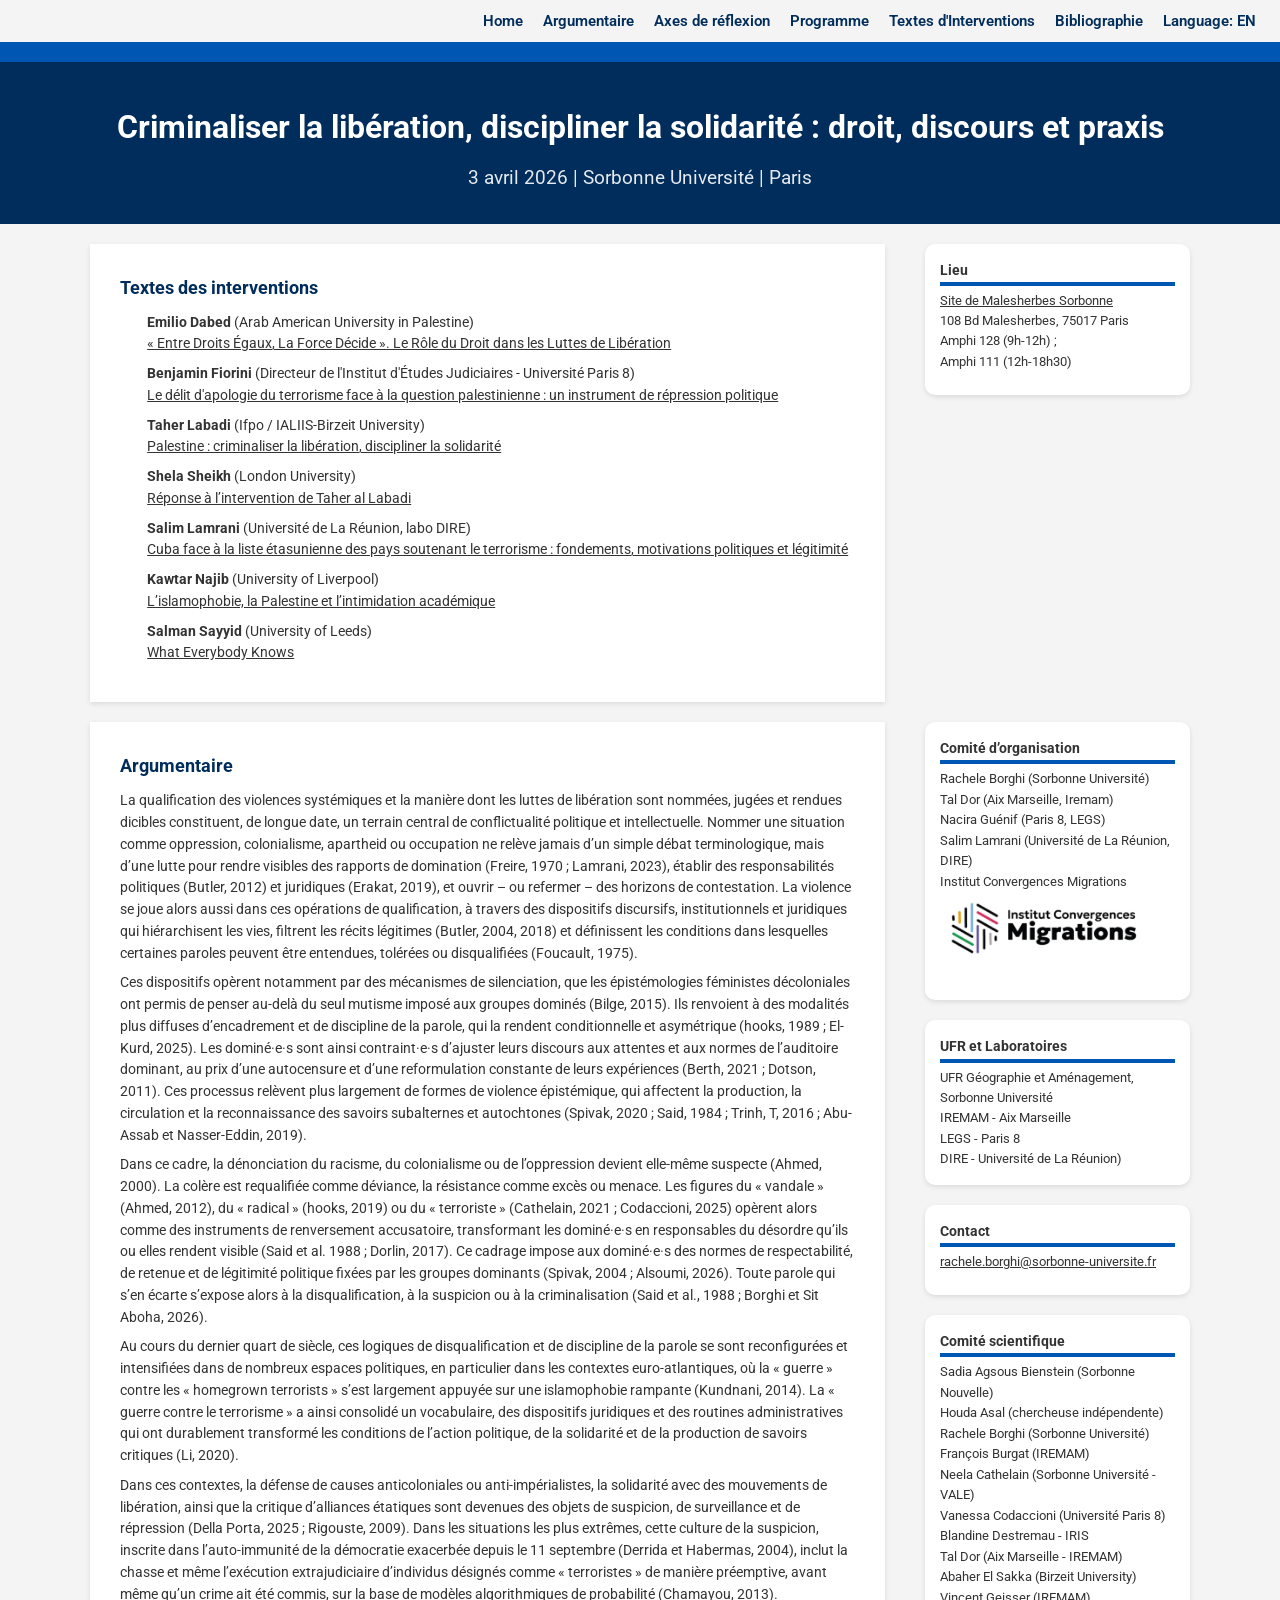
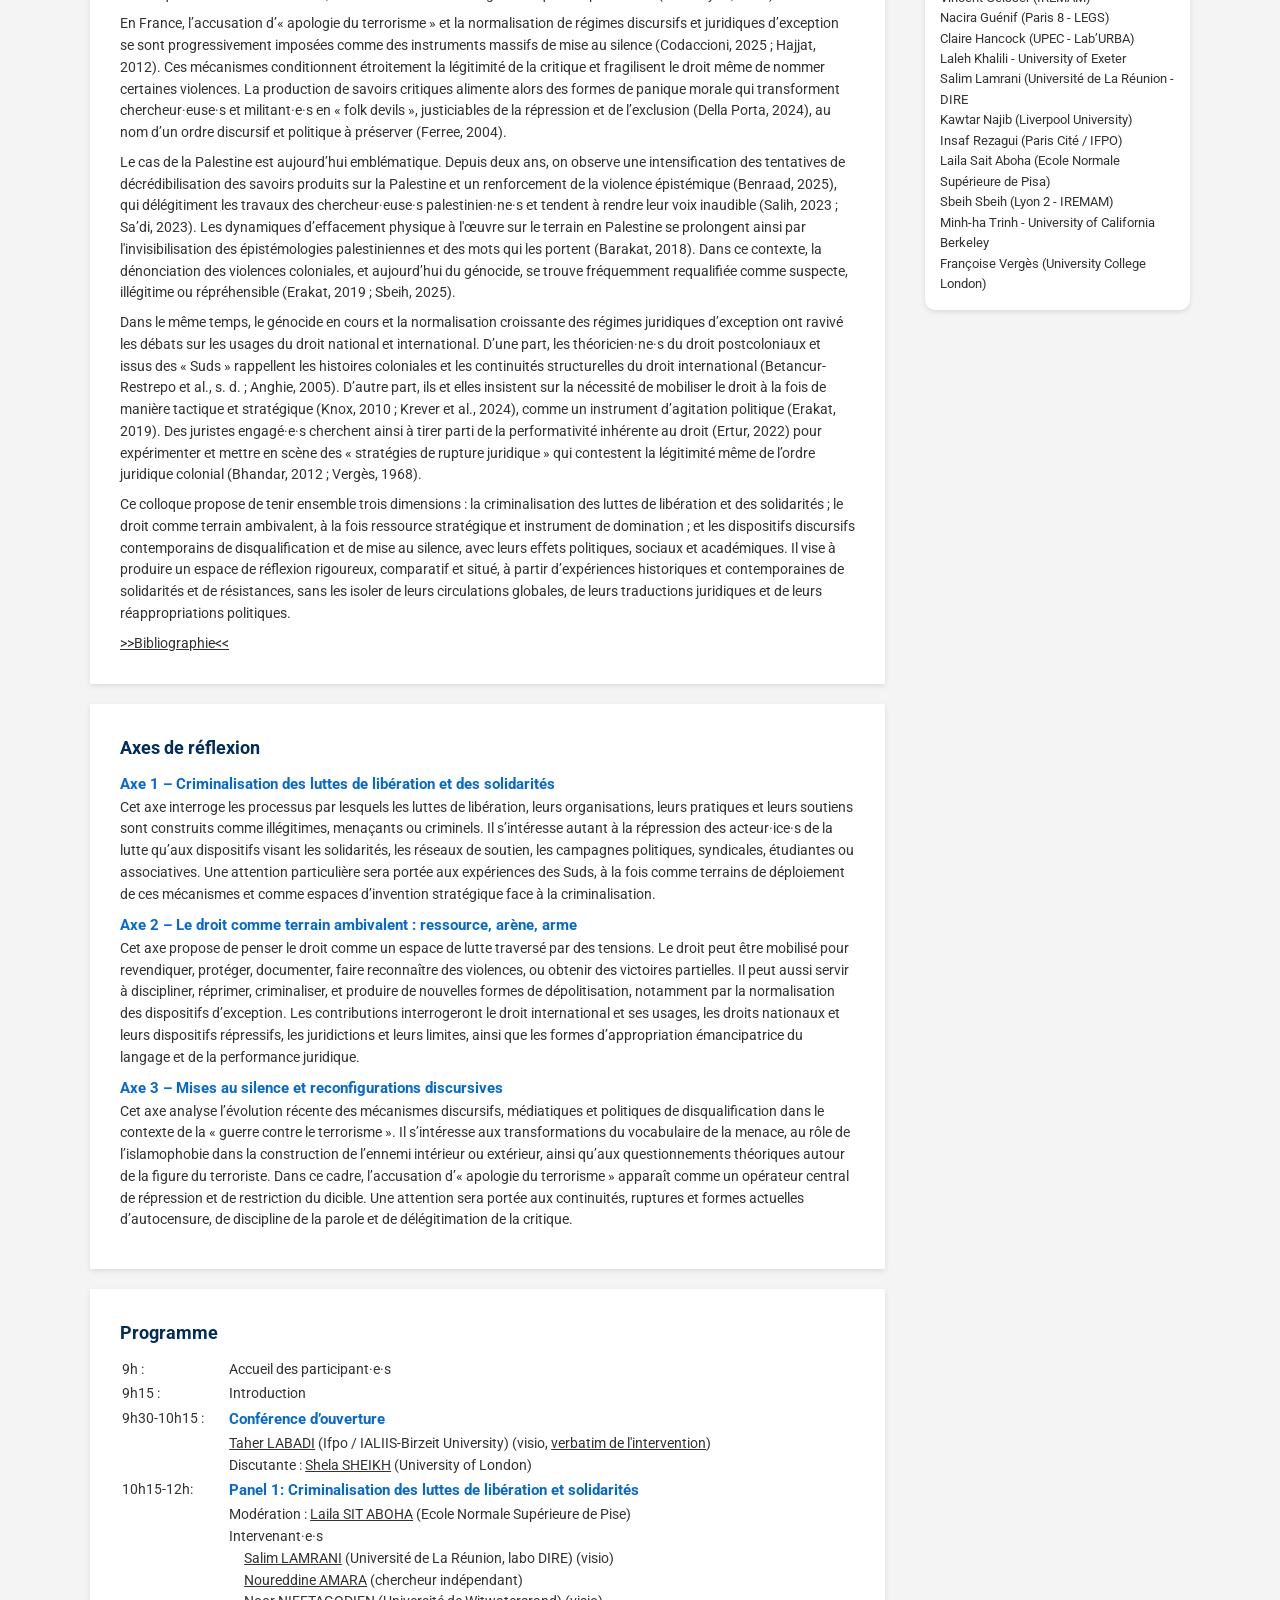
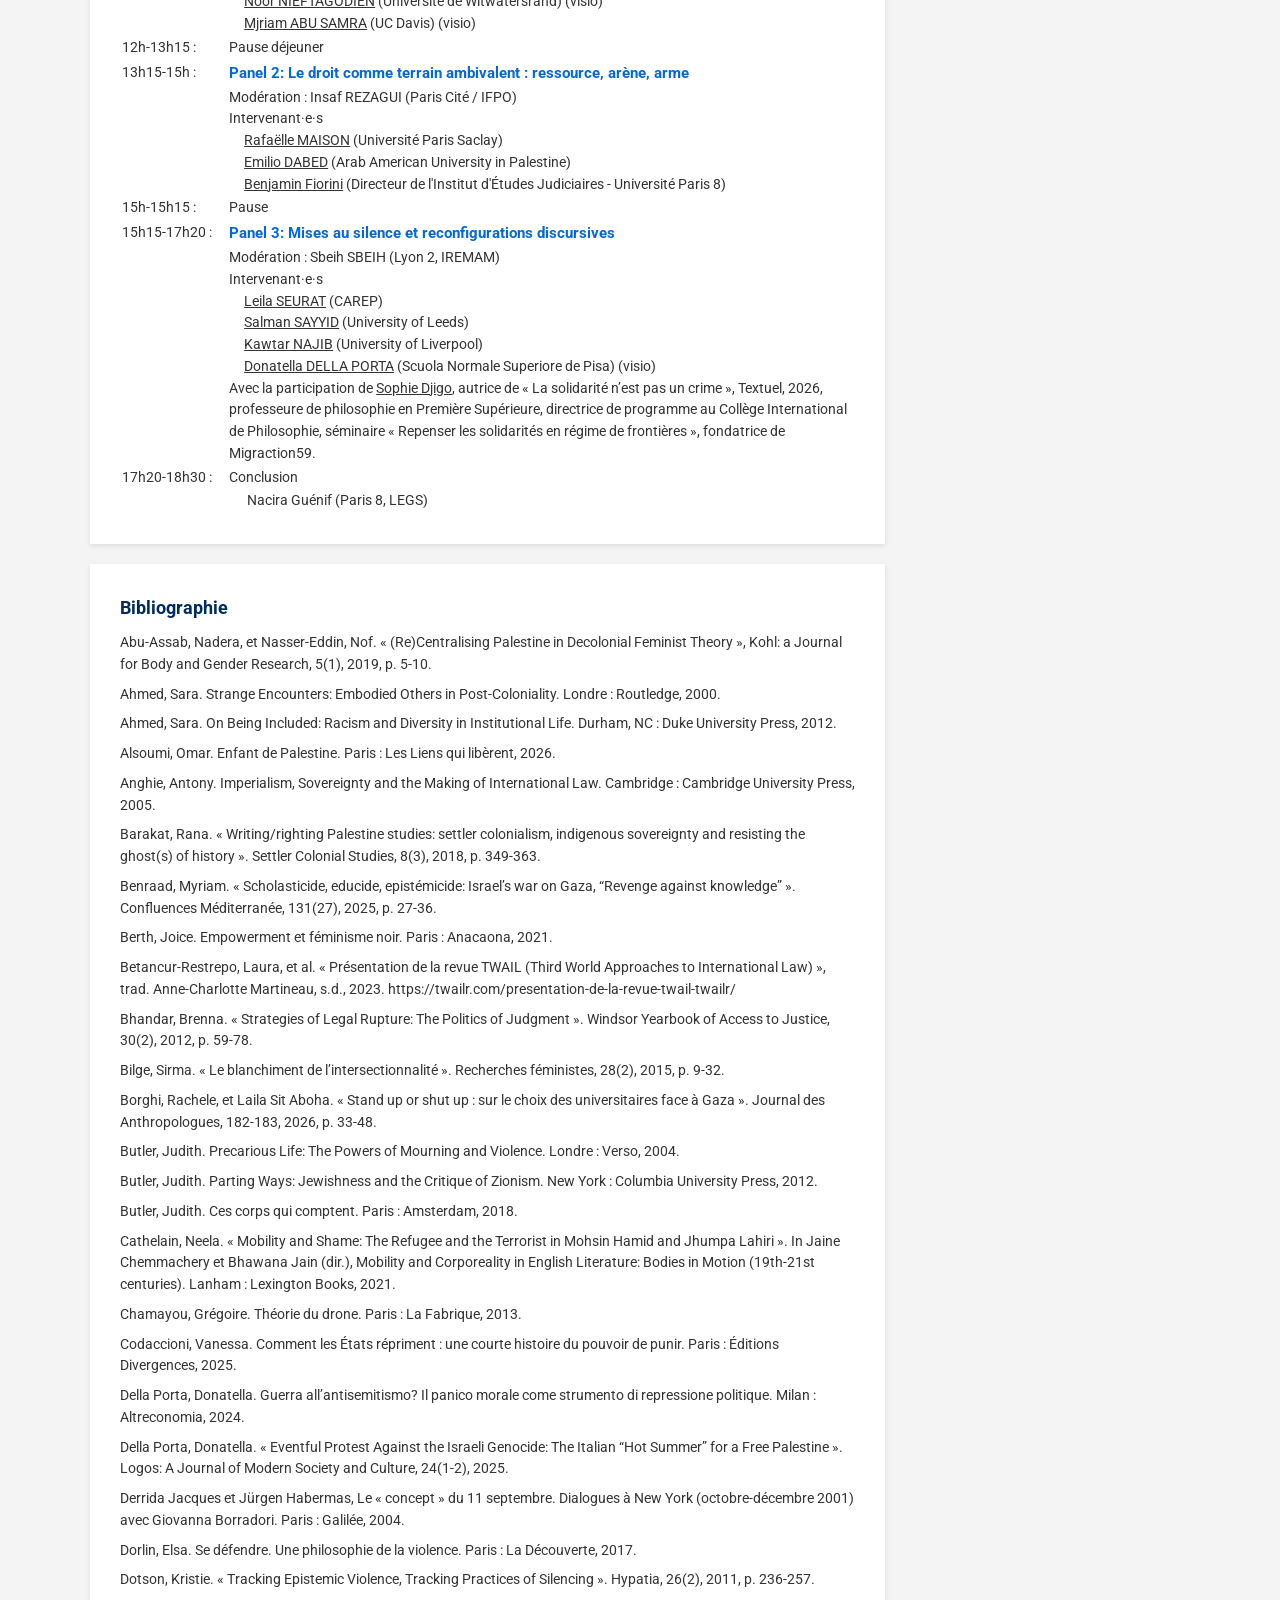
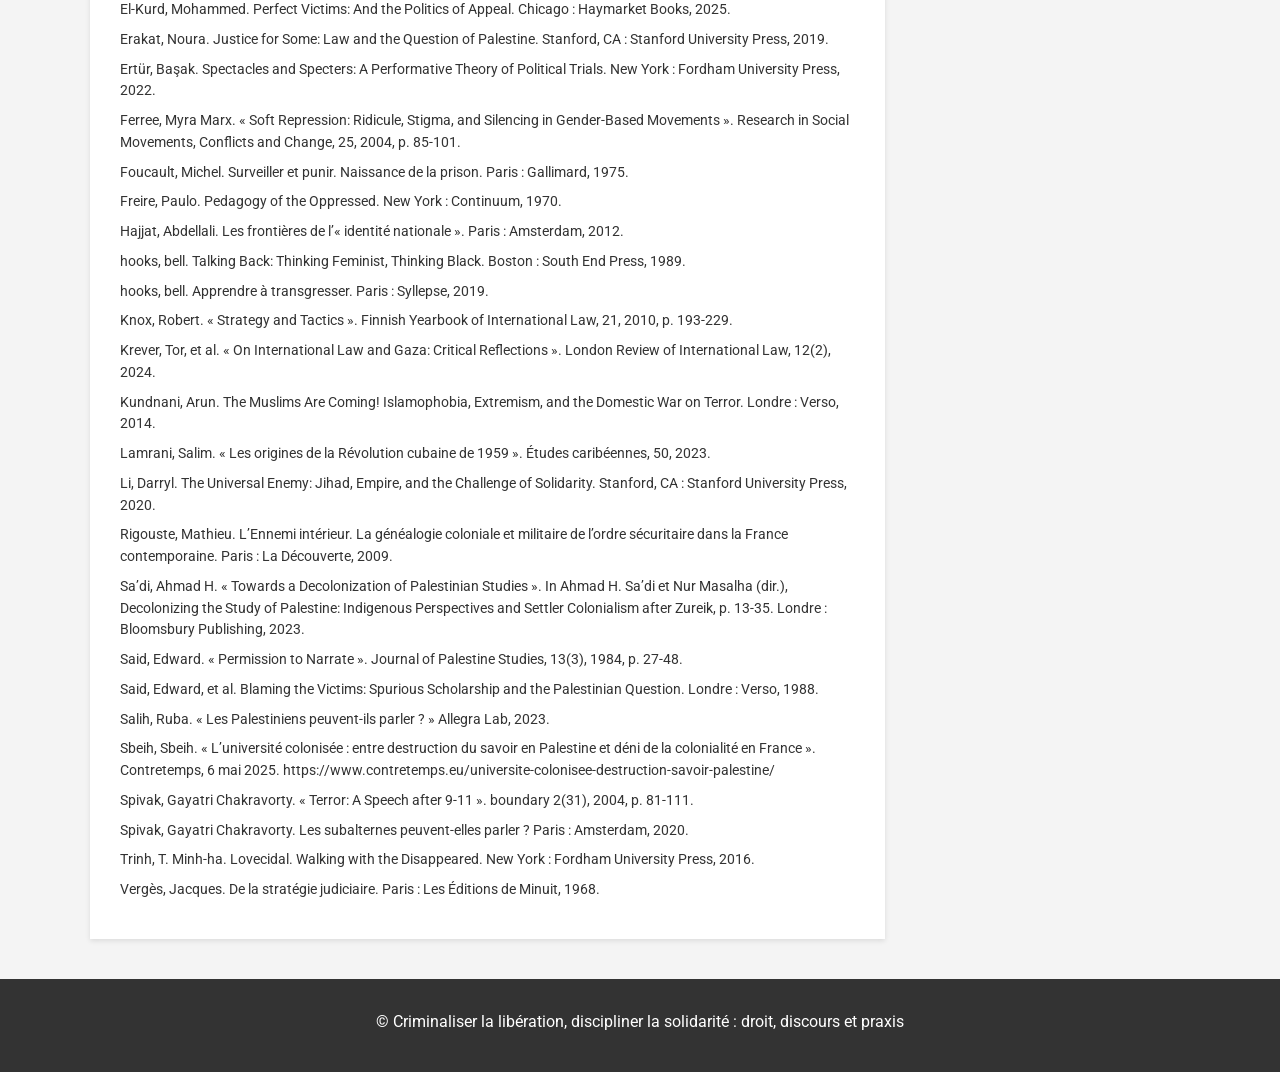
<file: index.html>
<!DOCTYPE html>
<html lang="en">
<head>
    <meta charset="UTF-8">
    <meta name="viewport" content="width=device-width, initial-scale=1.0">
    <title>Criminaliser la libération, discipliner la solidarité : droit, discours et praxis</title>
    <link rel="stylesheet" href="style.css">
    <link href="https://fonts.googleapis.com/css2?family=Roboto:wght@300;400;700&display=swap" rel="stylesheet">
</head>
<body>

    <header>
        <nav class="navbar">
            <div class="logo"></div>
            <ul class="nav-links">
                <li><a href="index.html">Home</a></li>
                <li><a href="#argumentaire">Argumentaire</a></li>
                <li><a href="#axes">Axes de réflexion</a></li>
                <li><a href="#programme">Programme</a></li>
                <li><a href="#texts">Textes d'Interventions</a></li>
                <li><a href="#biblio">Bibliographie</a></li>
                <li><a href="index_eng.html">Language: EN</a></li>
            </ul>
        </nav>
    </header>

    <section class="hero">
        <div class="container">
            <h1>Criminaliser la libération, discipliner la solidarité : droit, discours et praxis</h1>
            <p class="subtitle">3 avril 2026 | Sorbonne Université | Paris</p>
        </div>
    </section>

    <main class="container main-layout" style="display: grid; grid-template-columns: 3fr 1fr; gap: 40px; align-items: start;">
        <article class="content">
            <h2 id="texts">Textes des interventions</h2>

            <div style="margin-left: 2em;">
                <p>
                    <strong>Emilio Dabed</strong> (Arab American University in Palestine)<br>
                    <a href="edabed.pdf" target="_blank">« Entre Droits Égaux, La Force Décide ». Le Rôle du Droit dans les Luttes de Libération</a>
                </p>
            
                <p>
                    <strong>Benjamin Fiorini</strong> (Directeur de l'Institut d'Études Judiciaires - Université Paris 8)<br>
                    <a href="bfiorini.pdf" target="_blank">Le délit d'apologie du terrorisme face à la question palestinienne : un instrument de répression politique</a>
                </p>

                <p>
                    <strong>Taher Labadi</strong> (Ifpo / IALIIS-Birzeit University)<br>
                    <a href="https://lundi.am/Palestine-criminaliser-la-liberation-discipliner-la-solidarite" target="_blank">Palestine : criminaliser la libération, discipliner la solidarité</a>
                </p>
                
                <p>
                    <strong>Shela Sheikh</strong> (London University)<br>
                    <a href="ssheikh.pdf" target="_blank">Réponse à l’intervention de Taher al Labadi</a>
                </p>

                <p>
                    <strong>Salim Lamrani</strong> (Université de La Réunion, labo DIRE)<br>
                    <a href="slamrani.pdf" target="_blank">Cuba face à la liste étasunienne des pays soutenant le terrorisme : fondements, motivations politiques et légitimité</a>
                </p>
                
                <p>
                    <strong>Kawtar Najib</strong> (University of Liverpool)<br>
                    <a href="knajib.pdf" target="_blank">L’islamophobie, la Palestine et l’intimidation académique</a>
                </p>

                <p>
                    <strong>Salman Sayyid</strong> (University of Leeds)<br>
                    <a href="ssayyid.pdf" target="_blank">What Everybody Knows</a>
                </p>
            </div>
        </article>

        <aside class="sidebar">
            <div class="sidebar-widget">
                <h3>Lieu</h3>
                <p> 
                    <a href="https://lettres.sorbonne-universite.fr/faculte-des-lettres/sites-campus-et-acces/campus-de-malesherbes">Site de Malesherbes Sorbonne</a><br>
                    108 Bd Malesherbes, 75017 Paris<br>
                    Amphi 128 (9h-12h) ;<br>
                    Amphi 111 (12h-18h30)
                </p>
            </div>
        </aside>
    </main>

    <main class="container main-layout">

        <article class="content">

            <h2 id="argumentaire">Argumentaire</h2>
                <p>
                    La qualification des violences systémiques et la manière dont les luttes de libération sont nommées, jugées et rendues dicibles constituent, de longue date, un terrain central de conflictualité politique et intellectuelle. Nommer une situation comme oppression, colonialisme, apartheid ou occupation ne relève jamais d’un simple débat terminologique, mais d’une lutte pour rendre visibles des rapports de domination (Freire, 1970 ; Lamrani, 2023), établir des responsabilités politiques (Butler, 2012) et juridiques (Erakat, 2019), et ouvrir – ou refermer – des horizons de contestation. La violence se joue alors aussi dans ces opérations de qualification, à travers des dispositifs discursifs, institutionnels et juridiques qui hiérarchisent les vies, filtrent les récits légitimes (Butler, 2004, 2018) et définissent les conditions dans lesquelles certaines paroles peuvent être entendues, tolérées ou disqualifiées (Foucault, 1975).                
                </p>

                <p>
                    Ces dispositifs opèrent notamment par des mécanismes de silenciation, que les épistémologies féministes décoloniales ont permis de penser au-delà du seul mutisme imposé aux groupes dominés (Bilge, 2015). Ils renvoient à des modalités plus diffuses d’encadrement et de discipline de la parole, qui la rendent conditionnelle et asymétrique (hooks, 1989 ; El-Kurd, 2025). Les dominé·e·s sont ainsi contraint·e·s d’ajuster leurs discours aux attentes et aux normes de l’auditoire dominant, au prix d’une autocensure et d’une reformulation constante de leurs expériences (Berth, 2021 ; Dotson, 2011). Ces processus relèvent plus largement de formes de violence épistémique, qui affectent la production, la circulation et la reconnaissance des savoirs subalternes et autochtones (Spivak, 2020 ; Said, 1984 ; Trinh, T, 2016 ; Abu-Assab et Nasser-Eddin, 2019).
                </p>

                <p>
                    Dans ce cadre, la dénonciation du racisme, du colonialisme ou de l’oppression devient elle-même suspecte (Ahmed, 2000). La colère est requalifiée comme déviance, la résistance comme excès ou menace. Les figures du « vandale » (Ahmed, 2012), du « radical » (hooks, 2019) ou du « terroriste » (Cathelain, 2021 ; Codaccioni, 2025) opèrent alors comme des instruments de renversement accusatoire, transformant les dominé·e·s en responsables du désordre qu’ils ou elles rendent visible (Said et al. 1988 ; Dorlin, 2017). Ce cadrage impose aux dominé·e·s des normes de respectabilité, de retenue et de légitimité politique fixées par les groupes dominants (Spivak, 2004 ; Alsoumi, 2026). Toute parole qui s’en écarte s’expose alors à la disqualification, à la suspicion ou à la criminalisation (Said et al., 1988 ; Borghi et Sit Aboha, 2026).
                </p>

                <p>
                    Au cours du dernier quart de siècle, ces logiques de disqualification et de discipline de la parole se sont reconfigurées et intensifiées dans de nombreux espaces politiques, en particulier dans les contextes euro-atlantiques, où la « guerre » contre les « homegrown terrorists » s’est largement appuyée sur une islamophobie rampante (Kundnani, 2014). La « guerre contre le terrorisme » a ainsi consolidé un vocabulaire, des dispositifs juridiques et des routines administratives qui ont durablement transformé les conditions de l’action politique, de la solidarité et de la production de savoirs critiques (Li, 2020).     
                </p>

                <p>
                    Dans ces contextes, la défense de causes anticoloniales ou anti-impérialistes, la solidarité avec des mouvements de libération, ainsi que la critique d’alliances étatiques sont devenues des objets de suspicion, de surveillance et de répression (Della Porta, 2025 ; Rigouste, 2009). Dans les situations les plus extrêmes, cette culture de la suspicion, inscrite dans l’auto-immunité de la démocratie exacerbée depuis le 11 septembre (Derrida et Habermas, 2004), inclut la chasse et même l’exécution extrajudiciaire d’individus désignés comme « terroristes » de manière préemptive, avant même qu’un crime ait été commis, sur la base de modèles algorithmiques de probabilité (Chamayou, 2013).              
                </p>

                <p>
                    En France, l’accusation d’« apologie du terrorisme » et la normalisation de régimes discursifs et juridiques d’exception se sont progressivement imposées comme des instruments massifs de mise au silence (Codaccioni, 2025 ; Hajjat, 2012). Ces mécanismes conditionnent étroitement la légitimité de la critique et fragilisent le droit même de nommer certaines violences. La production de savoirs critiques alimente alors des formes de panique morale qui transforment chercheur·euse·s et militant·e·s en « folk devils », justiciables de la répression et de l’exclusion (Della Porta, 2024), au nom d’un ordre discursif et politique à préserver (Ferree, 2004).
                </p>

                <p>
                    Le cas de la Palestine est aujourd’hui emblématique. Depuis deux ans, on observe une intensification des tentatives de décrédibilisation des savoirs produits sur la Palestine et un renforcement de la violence épistémique (Benraad, 2025), qui délégitiment les travaux des chercheur·euse·s palestinien·ne·s et tendent à rendre leur voix inaudible (Salih, 2023 ; Sa’di, 2023). Les dynamiques d’effacement physique à l'œuvre sur le terrain en Palestine se prolongent ainsi par l'invisibilisation des épistémologies palestiniennes et des mots qui les portent (Barakat, 2018). Dans ce contexte, la dénonciation des violences coloniales, et aujourd’hui du génocide, se trouve fréquemment requalifiée comme suspecte, illégitime ou répréhensible (Erakat, 2019 ; Sbeih, 2025).                
                </p>

                <p>
                    Dans le même temps, le génocide en cours et la normalisation croissante des régimes juridiques d’exception ont ravivé les débats sur les usages du droit national et international. D’une part, les théoricien·ne·s du droit postcoloniaux et issus des « Suds » rappellent les histoires coloniales et les continuités structurelles du droit international (Betancur-Restrepo et al., s. d. ; Anghie, 2005). D’autre part, ils et elles insistent sur la nécessité de mobiliser le droit à la fois de manière tactique et stratégique (Knox, 2010 ; Krever et al., 2024), comme un instrument d’agitation politique (Erakat, 2019). Des juristes engagé·e·s cherchent ainsi à tirer parti de la performativité inhérente au droit (Ertur, 2022) pour expérimenter et mettre en scène des « stratégies de rupture juridique » qui contestent la légitimité même de l’ordre juridique colonial (Bhandar, 2012 ; Vergès, 1968).          
                </p>

                <p>
                    Ce colloque propose de tenir ensemble trois dimensions : la criminalisation des luttes de libération et des solidarités ; le droit comme terrain ambivalent, à la fois ressource stratégique et instrument de domination ; et les dispositifs discursifs contemporains de disqualification et de mise au silence, avec leurs effets politiques, sociaux et académiques. Il vise à produire un espace de réflexion rigoureux, comparatif et situé, à partir d’expériences historiques et contemporaines de solidarités et de résistances, sans les isoler de leurs circulations globales, de leurs traductions juridiques et de leurs réappropriations politiques.               
                </p>
                <a href="#biblio">>>Bibliographie<<</a></li>

            </article>

        <aside class="sidebar">

            <div class="sidebar-widget">
                <h3>Comité d’organisation</h3>
                <ul>
                    <li>Rachele Borghi (Sorbonne Université)</li>
                    <li>Tal Dor (Aix Marseille, Iremam)</li>
                    <li>Nacira Guénif (Paris 8, LEGS) </li>
                    <li>Salim Lamrani (Université de La Réunion, DIRE)</li>
                    <li>Institut Convergences Migrations</li>
                </ul>
                
                <img src="logo.jpeg" alt="logo" style="width:100%; height:auto; margin-bottom:15px;">

            </div>

            <div class="sidebar-widget">
                <h3>UFR et Laboratoires</h3>
                <ul>
                    <li>UFR Géographie et Aménagement, Sorbonne Université</li>
                    <li>IREMAM - Aix Marseille</li>
                    <li>LEGS - Paris 8</li>
                    <li>DIRE - Université de La Réunion)</li>
                </ul>
            </div>

            <div class="sidebar-widget">
                <h3>Contact</h3>
                <p><a href="mailto:rachele.borghi@sorbonne-universite.fr"> rachele.borghi@sorbonne-universite.fr </a></p>
            </div>

            <div class="sidebar-widget">
                <h3>Comité scientifique</h3>
                <ul>
                    <li>Sadia Agsous Bienstein (Sorbonne Nouvelle)</li>
                    <li>Houda Asal (chercheuse indépendente)</li>
                    <li>Rachele Borghi (Sorbonne Université)</li>
                    <li>François Burgat (IREMAM)</li>
                    <li>Neela Cathelain (Sorbonne Université - VALE)</li>
                    <li>Vanessa Codaccioni (Université Paris 8)</li>
                    <li>Blandine Destremau - IRIS</li>
                    <li>Tal Dor (Aix Marseille - IREMAM)</li>
                    <li>Abaher El Sakka (Birzeit University)</li>
                    <li>Vincent Geisser (IREMAM)</li>
                    <li>Nacira Guénif (Paris 8 - LEGS)</li>
                    <li>Claire Hancock (UPEC - Lab’URBA)</li>
                    <li>Laleh Khalili - University of Exeter</li>
                    <li>Salim Lamrani (Université de La Réunion - DIRE</li>
                    <li>Kawtar Najib (Liverpool University)</li>
                    <li>Insaf Rezagui (Paris Cité / IFPO)</li>
                    <li>Laila Sait Aboha (Ecole Normale Supérieure de Pisa)</li>
                    <li>Sbeih Sbeih (Lyon 2 - IREMAM)</li>
                    <li>Minh-ha Trinh - University of California Berkeley</li>
                    <li>Françoise Vergès (University College London)</li>
                </ul>
            </div>
            
        </aside>
    </main>

    <main class="container main-layout">

        <article class="content">

            <h2 id="axes">Axes de réflexion</h2>

                <h3>Axe 1 – Criminalisation des luttes de libération et des solidarités</h3>
                    <p>
                        Cet axe interroge les processus par lesquels les luttes de libération, leurs organisations, leurs pratiques et leurs soutiens sont construits comme illégitimes, menaçants ou criminels. Il s’intéresse autant à la répression des acteur·ice·s de la lutte qu’aux dispositifs visant les solidarités, les réseaux de soutien, les campagnes politiques, syndicales, étudiantes ou associatives. Une attention particulière sera portée aux expériences des Suds, à la fois comme terrains de déploiement de ces mécanismes et comme espaces d’invention stratégique face à la criminalisation.
                    </p>
    
                <h3>Axe 2 – Le droit comme terrain ambivalent : ressource, arène, arme</h3>
                    <p>
                        Cet axe propose de penser le droit comme un espace de lutte traversé par des tensions. Le droit peut être mobilisé pour revendiquer, protéger, documenter, faire reconnaître des violences, ou obtenir des victoires partielles. Il peut aussi servir à discipliner, réprimer, criminaliser, et produire de nouvelles formes de dépolitisation, notamment par la normalisation des dispositifs d’exception. Les contributions interrogeront le droit international et ses usages, les droits nationaux et leurs dispositifs répressifs, les juridictions et leurs limites, ainsi que les formes d’appropriation émancipatrice du langage et de la performance juridique.
                    </p>
    
                <h3>Axe 3 – Mises au silence et reconfigurations discursives</h3>
                    <p>
                        Cet axe analyse l’évolution récente des mécanismes discursifs, médiatiques et politiques de disqualification dans le contexte de la « guerre contre le terrorisme ». Il s’intéresse aux transformations du vocabulaire de la menace, au rôle de l’islamophobie dans la construction de l’ennemi intérieur ou extérieur, ainsi qu’aux questionnements théoriques autour de la figure du terroriste. Dans ce cadre, l’accusation d’« apologie du terrorisme » apparaît comme un opérateur central de répression et de restriction du dicible. Une attention sera portée aux continuités, ruptures et formes actuelles d’autocensure, de discipline de la parole et de délégitimation de la critique.
                    </p>

        </article>
    </main>

    <main class="container main-layout">
        
        <article class="content">

            <h2 id="programme">Programme</h2>

            <table>
                <tr>
                    <td width="150" height="20">9h :</td>
                    <td width="1000" height="20">Accueil des participant·e·s</td>
                </tr>
                <tr>
                    <td>9h15 :</td>
                    <td>Introduction</td>
                </tr>
                <tr>
                    <td>9h30-10h15 :</td>
                    <td style="color:#0469d4; font-weight:bold; font-size:15px">Conférence d’ouverture</td>
                </tr>
                <tr>
                    <td></td>
                    <td><a href="https://ialiis.birzeit.edu/en/people/taher-labadi">Taher LABADI</a> (Ifpo / IALIIS-Birzeit University) (visio, <a href="https://lundi.am/Palestine-criminaliser-la-liberation-discipliner-la-solidarite">verbatim de l'intervention</a>)<br>
                    Discutante : <a href="https://www.london.ac.uk/people/dr-shela-sheikh">Shela SHEIKH</a> (University of London)</td>
                </tr>
                <tr>
                    <td>10h15-12h:</td>
                    <td style="color:#0469d4; font-weight:bold; font-size:15px">Panel 1: Criminalisation des luttes de libération et solidarités</td>
                </tr>
                <tr>
                    <td></td>
                    <td>Modération : <a href="https://www.sns.it/en/persona/laila-sit-aboha">Laila SIT ABOHA</a> (Ecole Normale Supérieure de Pise)<br>
                    Intervenant·e·s<br>
                    &nbsp;&nbsp;&nbsp;&nbsp;&nbsp;<a href="https://dire.univ-reunion.fr/equipe/salim-lamrani-mcf-14e-section">Salim LAMRANI</a> (Université de La Réunion, labo DIRE) (visio)<br>
                    &nbsp;&nbsp;&nbsp;&nbsp;&nbsp;<a href="https://shs.cairn.info/publications-de-noureddine-amara--136414?lang=fr">Noureddine AMARA</a> (chercheur indépendant)<br>
                    &nbsp;&nbsp;&nbsp;&nbsp;&nbsp;<a href="https://www.wits.ac.za/people/academic-a-z-listing/n/noornieftagodienwitsacza/">Noor NIEFTAGODIEN</a> (Université de Witwatersrand) (visio)<br>
                    &nbsp;&nbsp;&nbsp;&nbsp;&nbsp;<a href="https://mesa.ucdavis.edu/people/mjriam-samra">Mjriam ABU SAMRA</a> (UC Davis) (visio)<br>
                    </td>
                </tr>
                <tr>
                    <td>12h-13h15 :</td>
                    <td>Pause déjeuner</td>
                </tr>
                <tr>
                    <td>13h15-15h :</td>
                    <td style="color:#0469d4; font-weight:bold; font-size:15px">Panel 2: Le droit comme terrain ambivalent : ressource, arène, arme</td>
                </tr>
                <tr>
                    <td></td>
                    <td>Modération : Insaf REZAGUI (Paris Cité / IFPO)<br>
                    Intervenant·e·s<br>
                    &nbsp;&nbsp;&nbsp;&nbsp;&nbsp;<a href="https://univ-droit.fr/universitaires/5783-maison-rafaelle">Rafaëlle MAISON</a> (Université Paris Saclay)<br>
                    &nbsp;&nbsp;&nbsp;&nbsp;&nbsp;<a href="https://www.qatar.georgetown.edu/emilio-dabed/">Emilio DABED</a> (Arab American University in Palestine) <br>
                    &nbsp;&nbsp;&nbsp;&nbsp;&nbsp;<a href="https://univ-droit.fr/universitaires/32830-benjamin-fiorini">Benjamin Fiorini</a> (Directeur de l'Institut d'Études Judiciaires - Université Paris 8)<br>
                    </td>
                </tr>
                <tr>
                    <td>15h-15h15 :</td>
                    <td>Pause</td>
                </tr>
                <tr>
                    <td>15h15-17h20 :</td>
                    <td style="color:#0469d4; font-weight:bold; font-size:15px">Panel 3: Mises au silence et reconfigurations discursives</td>
                </tr>
                <tr>
                    <td></td>
                    <td>Modération : Sbeih SBEIH (Lyon 2, IREMAM)<br>
                    Intervenant·e·s<br>
                    &nbsp;&nbsp;&nbsp;&nbsp;&nbsp;<a href="https://carep-paris.org/notre-equipe/leila-seurat/">Leila SEURAT</a> (CAREP)<br>
                    &nbsp;&nbsp;&nbsp;&nbsp;&nbsp;<a href="https://essl.leeds.ac.uk/sociology/staff/48/professor-s-sayyid">Salman SAYYID</a> (University of Leeds)<br>
                    &nbsp;&nbsp;&nbsp;&nbsp;&nbsp;<a href="https://www.liverpool.ac.uk/people/kawtar-najib">Kawtar NAJIB</a> (University of Liverpool)<br>
                    &nbsp;&nbsp;&nbsp;&nbsp;&nbsp;<a href="https://cosmos.sns.it/person/donatella-della-porta/">Donatella DELLA PORTA</a>  (Scuola Normale Superiore de Pisa) (visio)<br>
                    
                    Avec la participation de <a href="https://univ-lille.academia.edu/SophieDjigo">Sophie Djigo</a>, autrice de « La solidarité n’est pas un crime », Textuel, 2026, professeure de philosophie en Première Supérieure, directrice de programme au Collège International de Philosophie, séminaire « Repenser les solidarités en régime de frontières », fondatrice de Migraction59.<br>
                    </td>
                </tr>
                <tr>
                    <td>17h20-18h30 :</td>
                    <td>Conclusion <br></td>
                </tr>
                <tr>
                    <td></td>
                    <td>&nbsp;&nbsp;&nbsp;&nbsp;&nbsp; Nacira Guénif (Paris 8, LEGS)<br>
                    </td>
                </tr>
            </table>
        </article>
    </main>

    <main class="container main-layout">
        <article class="content">
            <h2 id="biblio">Bibliographie</h2>   
                <p>Abu-Assab, Nadera, et Nasser-Eddin, Nof. « (Re)Centralising Palestine in Decolonial Feminist Theory », Kohl: a Journal for Body and Gender Research, 5(1), 2019, p. 5-10.</p>
                <p>Ahmed, Sara. Strange Encounters: Embodied Others in Post-Coloniality. Londre : Routledge, 2000.</p>
                <p>Ahmed, Sara. On Being Included: Racism and Diversity in Institutional Life. Durham, NC : Duke University Press, 2012.</p>
                <p>Alsoumi, Omar. Enfant de Palestine. Paris : Les Liens qui libèrent, 2026.</p>
                <p>Anghie, Antony. Imperialism, Sovereignty and the Making of International Law. Cambridge : Cambridge University Press, 2005.</p>
                <p>Barakat, Rana. « Writing/righting Palestine studies: settler colonialism, indigenous sovereignty and resisting the ghost(s) of history ». Settler Colonial Studies, 8(3), 2018, p. 349-363.</p>
                <p>Benraad, Myriam. « Scholasticide, educide, epistémicide: Israel’s war on Gaza, “Revenge against knowledge” ». Confluences Méditerranée, 131(27), 2025, p. 27-36.</p>
                <p>Berth, Joice. Empowerment et féminisme noir. Paris : Anacaona, 2021.</p>
                <p>Betancur-Restrepo, Laura, et al. « Présentation de la revue TWAIL (Third World Approaches to International Law) », trad. Anne-Charlotte Martineau, s.d., 2023. https://twailr.com/presentation-de-la-revue-twail-twailr/</p>
                <p>Bhandar, Brenna. « Strategies of Legal Rupture: The Politics of Judgment ». Windsor Yearbook of Access to Justice, 30(2), 2012, p. 59-78.</p>
                <p>Bilge, Sirma. « Le blanchiment de l’intersectionnalité ». Recherches féministes, 28(2), 2015, p. 9-32.</p>
                <p>Borghi, Rachele, et Laila Sit Aboha. « Stand up or shut up : sur le choix des universitaires face à Gaza ». Journal des Anthropologues, 182-183, 2026, p. 33-48.</p>
                <p>Butler, Judith. Precarious Life: The Powers of Mourning and Violence. Londre : Verso, 2004.</p>
                <p>Butler, Judith. Parting Ways: Jewishness and the Critique of Zionism. New York : Columbia University Press, 2012.</p>
                <p>Butler, Judith. Ces corps qui comptent. Paris : Amsterdam, 2018.</p>
                <p>Cathelain, Neela. « Mobility and Shame: The Refugee and the Terrorist in Mohsin Hamid and Jhumpa Lahiri ». In Jaine Chemmachery et Bhawana Jain (dir.), Mobility and Corporeality in English Literature: Bodies in Motion (19th-21st centuries). Lanham : Lexington Books, 2021.</p>
                <p>Chamayou, Grégoire. Théorie du drone. Paris : La Fabrique, 2013.</p>
                <p>Codaccioni, Vanessa. Comment les États répriment : une courte histoire du pouvoir de punir. Paris : Éditions Divergences, 2025.</p>
                <p>Della Porta, Donatella. Guerra all’antisemitismo? Il panico morale come strumento di repressione politique. Milan : Altreconomia, 2024.</p>
                <p>Della Porta, Donatella. « Eventful Protest Against the Israeli Genocide: The Italian “Hot Summer” for a Free Palestine ». Logos: A Journal of Modern Society and Culture, 24(1-2), 2025.</p>
                <p>Derrida Jacques et Jürgen Habermas, Le « concept » du 11 septembre. Dialogues à New York (octobre-décembre 2001) avec Giovanna Borradori. Paris : Galilée, 2004.</p>
                <p>Dorlin, Elsa. Se défendre. Une philosophie de la violence. Paris : La Découverte, 2017.</p>
                <p>Dotson, Kristie. « Tracking Epistemic Violence, Tracking Practices of Silencing ». Hypatia, 26(2), 2011, p. 236-257.</p>
                <p>El-Kurd, Mohammed. Perfect Victims: And the Politics of Appeal. Chicago : Haymarket Books, 2025.</p>
                <p>Erakat, Noura. Justice for Some: Law and the Question of Palestine. Stanford, CA : Stanford University Press, 2019.</p>
                <p>Ertür, Başak. Spectacles and Specters: A Performative Theory of Political Trials. New York : Fordham University Press, 2022.</p>
                <p>Ferree, Myra Marx. « Soft Repression: Ridicule, Stigma, and Silencing in Gender-Based Movements ». Research in Social Movements, Conflicts and Change, 25, 2004, p. 85-101.</p>
                <p>Foucault, Michel. Surveiller et punir. Naissance de la prison. Paris : Gallimard, 1975.</p>
                <p>Freire, Paulo. Pedagogy of the Oppressed. New York : Continuum, 1970.</p>
                <p>Hajjat, Abdellali. Les frontières de l’« identité nationale ». Paris : Amsterdam, 2012.</p>
                <p>hooks, bell. Talking Back: Thinking Feminist, Thinking Black. Boston : South End Press, 1989.</p>
                <p>hooks, bell. Apprendre à transgresser. Paris : Syllepse, 2019.</p>
                <p>Knox, Robert. « Strategy and Tactics ». Finnish Yearbook of International Law, 21, 2010, p. 193-229.</p>
                <p>Krever, Tor, et al. « On International Law and Gaza: Critical Reflections ». London Review of International Law, 12(2), 2024.</p>
                <p>Kundnani, Arun. The Muslims Are Coming! Islamophobia, Extremism, and the Domestic War on Terror. Londre : Verso, 2014.</p>
                <p>Lamrani, Salim. « Les origines de la Révolution cubaine de 1959 ». Études caribéennes, 50, 2023.</p>
                <p>Li, Darryl. The Universal Enemy: Jihad, Empire, and the Challenge of Solidarity. Stanford, CA : Stanford University Press, 2020.</p>
                <p>Rigouste, Mathieu. L’Ennemi intérieur. La généalogie coloniale et militaire de l’ordre sécuritaire dans la France contemporaine. Paris : La Découverte, 2009.</p>
                <p>Sa’di, Ahmad H. « Towards a Decolonization of Palestinian Studies ». In Ahmad H. Sa’di et Nur Masalha (dir.), Decolonizing the Study of Palestine: Indigenous Perspectives and Settler Colonialism after Zureik, p. 13-35. Londre : Bloomsbury Publishing, 2023.</p>
                <p>Said, Edward. « Permission to Narrate ». Journal of Palestine Studies, 13(3), 1984, p. 27-48.</p>
                <p>Said, Edward, et al. Blaming the Victims: Spurious Scholarship and the Palestinian Question. Londre : Verso, 1988.</p>
                <p>Salih, Ruba. « Les Palestiniens peuvent-ils parler ? » Allegra Lab, 2023.</p>
                <p>Sbeih, Sbeih. « L’université colonisée : entre destruction du savoir en Palestine et déni de la colonialité en France ». Contretemps, 6 mai 2025. https://www.contretemps.eu/universite-colonisee-destruction-savoir-palestine/</p>
                <p>Spivak, Gayatri Chakravorty. « Terror: A Speech after 9-11 ». boundary 2(31), 2004, p. 81-111.</p>
                <p>Spivak, Gayatri Chakravorty. Les subalternes peuvent-elles parler ? Paris : Amsterdam, 2020.</p>
                <p>Trinh, T. Minh-ha. Lovecidal. Walking with the Disappeared. New York : Fordham University Press, 2016.</p>
                <p>Vergès, Jacques. De la stratégie judiciaire. Paris : Les Éditions de Minuit, 1968.</p>
        </article>
    </main>

    <footer>
        <div class="container">
            <p>&copy; Criminaliser la libération, discipliner la solidarité : droit, discours et praxis</p>
        </div>
    </footer>

</body>
</html>
</file>
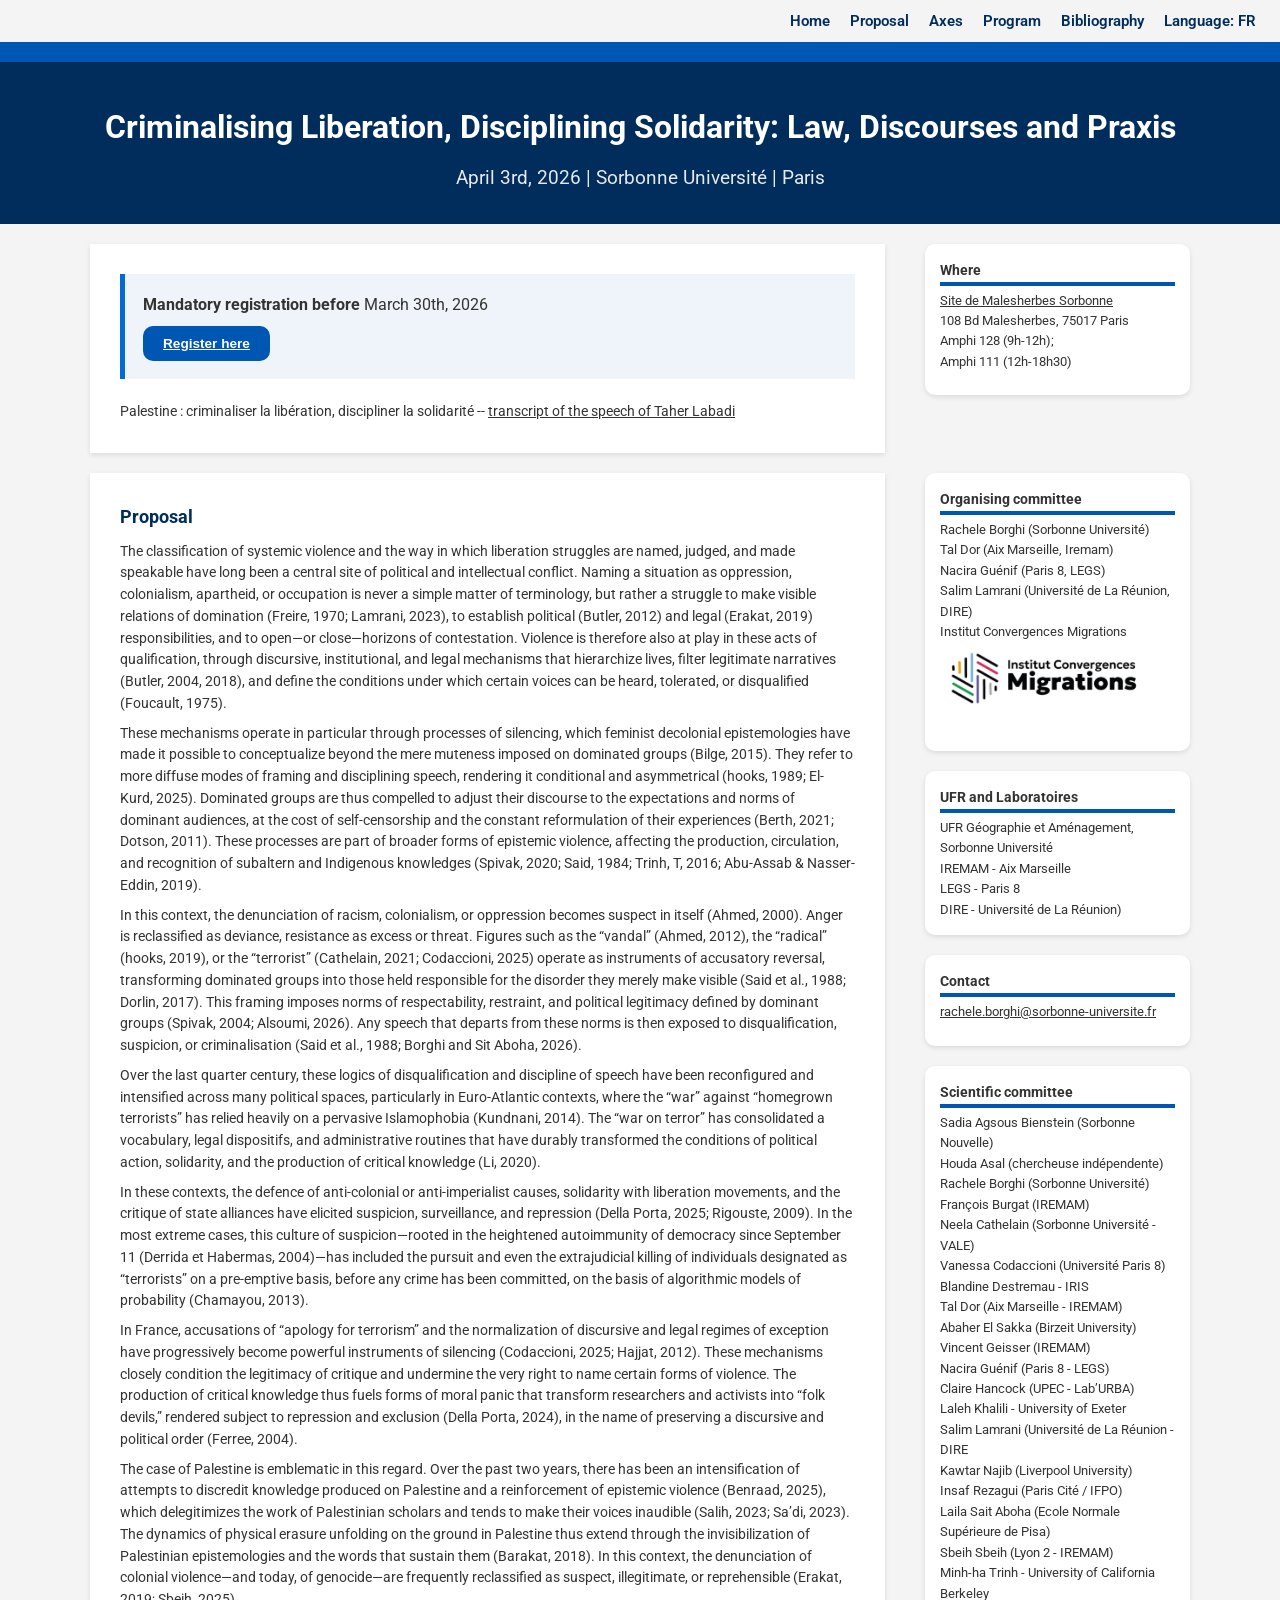
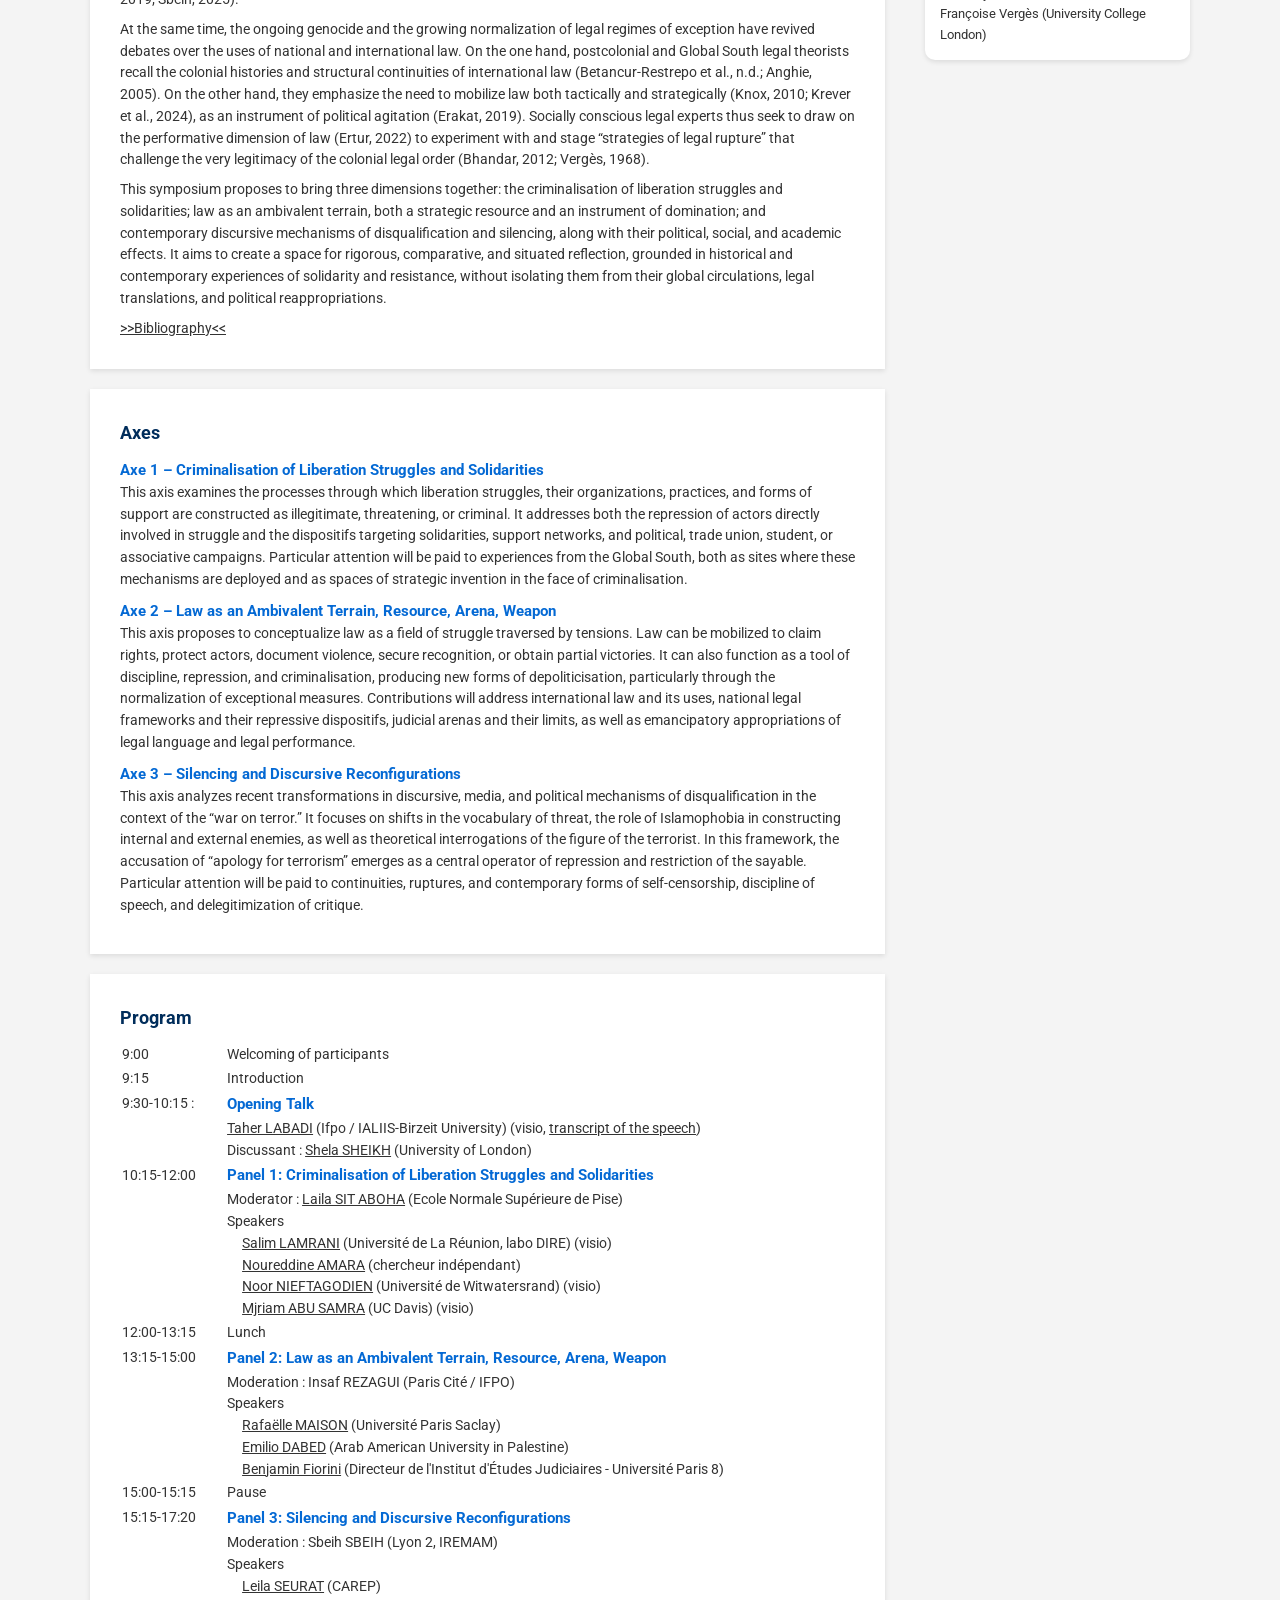
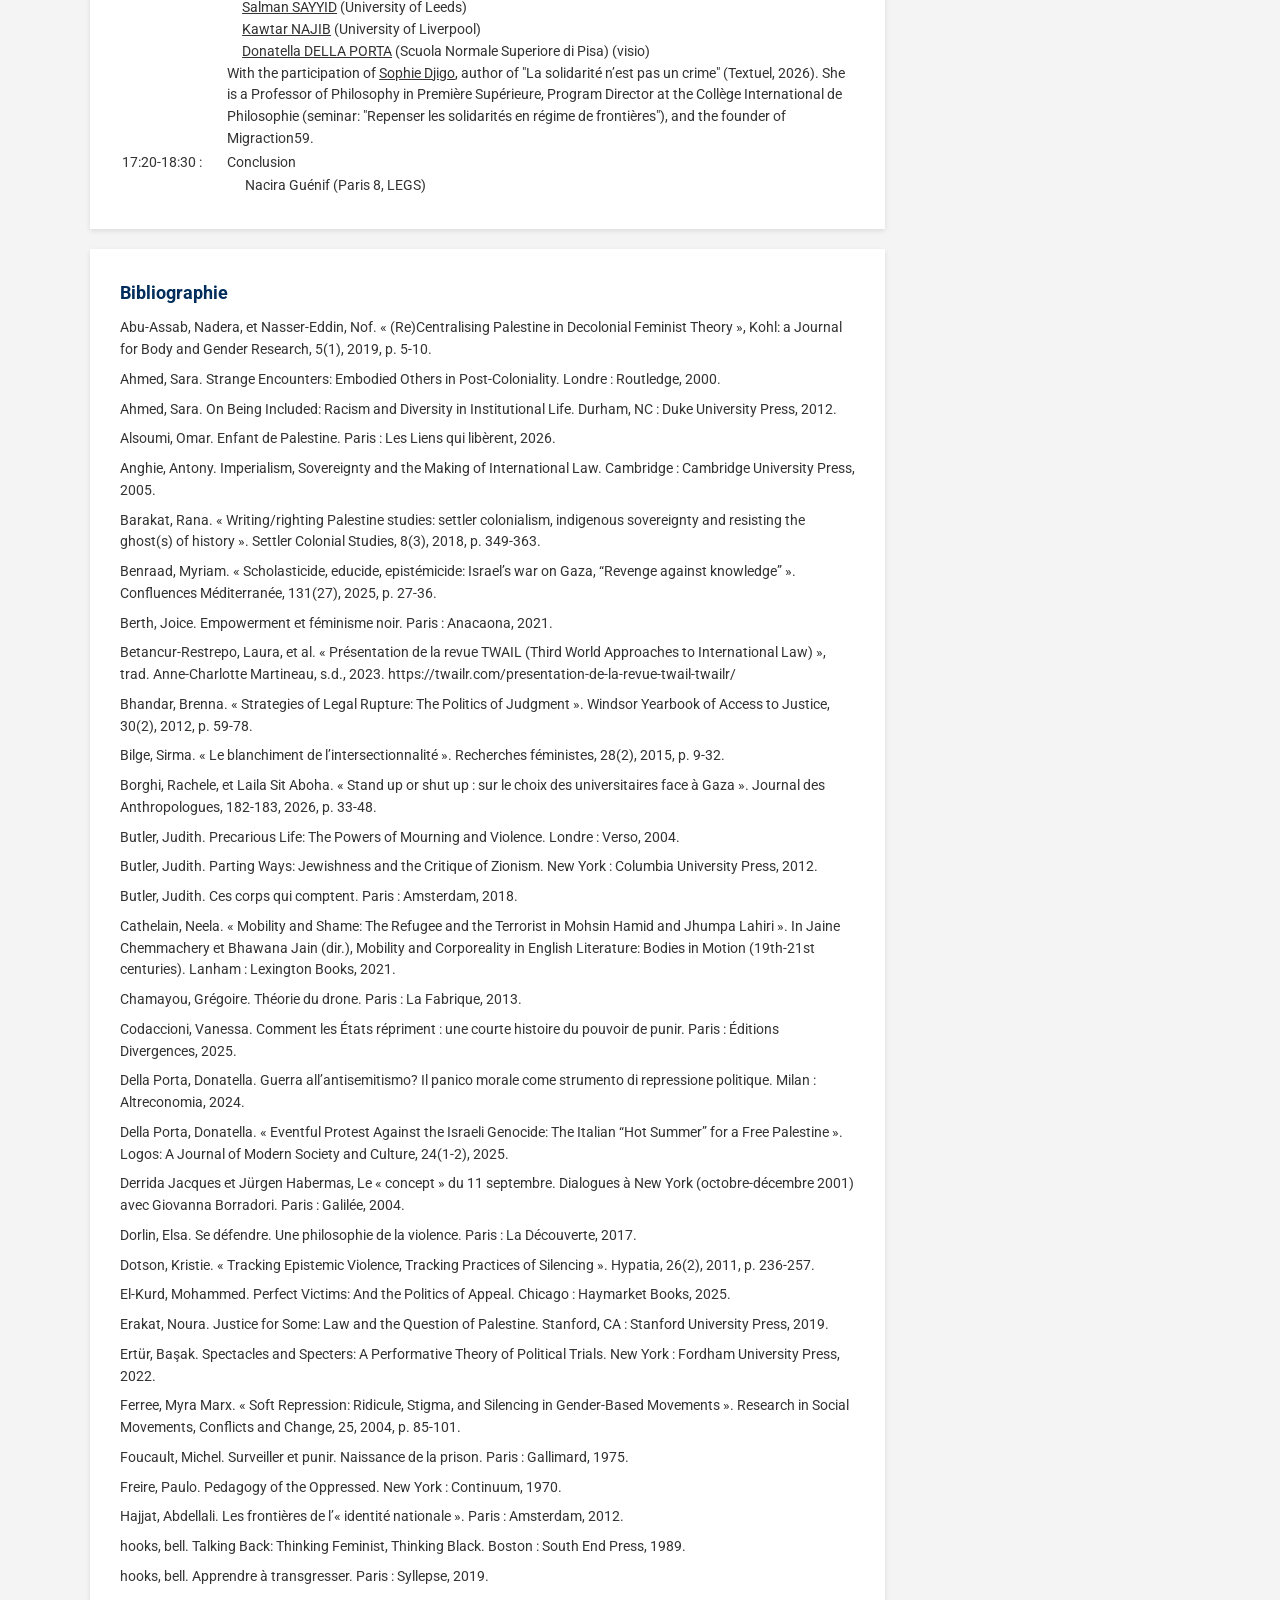
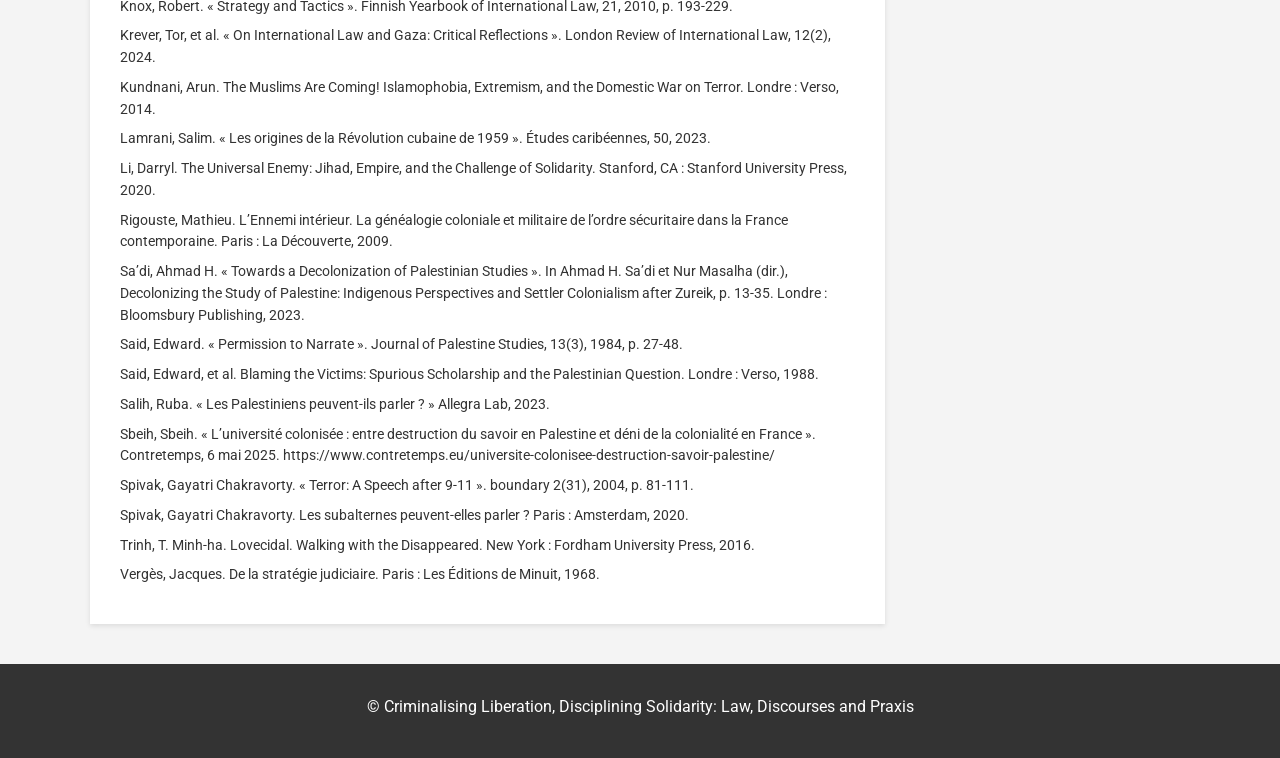
<file: index_eng.html>
<!DOCTYPE html>
<html lang="en">
<head>
    <meta charset="UTF-8">
    <meta name="viewport" content="width=device-width, initial-scale=1.0">
    <title>Criminalising Liberation, Disciplining Solidarity: Law, Discourses and Praxis</title>
    <link rel="stylesheet" href="style.css">
    <link href="https://fonts.googleapis.com/css2?family=Roboto:wght@300;400;700&display=swap" rel="stylesheet">
</head>
<body>

    <header>
        <nav class="navbar">
            <div class="logo"></div>
            <ul class="nav-links">
                <li><a href="index_eng.html">Home</a></li>
                <li><a href="#argumentaire">Proposal</a></li>
                <li><a href="#axes">Axes</a></li>
                <li><a href="#programme">Program</a></li>
                <li><a href="#biblio">Bibliography</a></li>
                <li><a href="index.html">Language: FR</a></li>
            </ul>
        </nav>
    </header>

    <section class="hero">
        <div class="container">
            <h1>Criminalising Liberation, Disciplining Solidarity: Law, Discourses and Praxis</h1>
            <p class="subtitle">April 3rd, 2026 | Sorbonne Université | Paris</p>
        </div>
    </section>

    <main class="container main-layout">
        <article class="content">
            <section class="meta-info">
                <p><strong>Mandatory registration before</strong> March 30th, 2026</p>
                <button class="btn">
                    <a href="https://framaforms.org/colloque-criminaliser-la-liberation-discipliner-la-solidarite-droit-discours-et-paroles-en-lutte" style="color: white;">Register here</a>
                </button>
            </section>
            <br>
                Palestine : criminaliser la libération, discipliner la solidarité -- <a href="https://lundi.am/Palestine-criminaliser-la-liberation-discipliner-la-solidarite">transcript of the speech of Taher Labadi</a> 
        </article>

        <aside class="sidebar">
            <div class="sidebar-widget">
                <h3>Where</h3>
                <p> 
                <a href="https://lettres.sorbonne-universite.fr/faculte-des-lettres/sites-campus-et-acces/campus-de-malesherbes"> Site de Malesherbes Sorbonne</a><br>
                108 Bd Malesherbes, 75017 Paris<br>
                Amphi 128 (9h-12h);<br>
                Amphi 111 (12h-18h30)</p>
            </div>
        </aside>

    </main>


    <main class="container main-layout">

        <article class="content">

            <h2 id="argumentaire">Proposal</h2>
                <p>
                    The classification of systemic violence and the way in which liberation struggles are named, judged, and made speakable have long been a central site of political and intellectual conflict. Naming a situation as oppression, colonialism, apartheid, or occupation is never a simple matter of terminology, but rather a struggle to make visible relations of domination (Freire, 1970; Lamrani, 2023), to establish political (Butler, 2012) and legal (Erakat, 2019) responsibilities, and to open—or close—horizons of contestation. Violence is therefore also at play in these acts of qualification, through discursive, institutional, and legal mechanisms that hierarchize lives, filter legitimate narratives (Butler, 2004, 2018), and define the conditions under which certain voices can be heard, tolerated, or disqualified (Foucault, 1975).
                </p>

                <p>
                    These mechanisms operate in particular through processes of silencing, which feminist decolonial epistemologies have made it possible to conceptualize beyond the mere muteness imposed on dominated groups (Bilge, 2015). They refer to more diffuse modes of framing and disciplining speech, rendering it conditional and asymmetrical (hooks, 1989; El-Kurd, 2025). Dominated groups are thus compelled to adjust their discourse to the expectations and norms of dominant audiences, at the cost of self-censorship and the constant reformulation of their experiences (Berth, 2021; Dotson, 2011). These processes are part of broader forms of epistemic violence, affecting the production, circulation, and recognition of subaltern and Indigenous knowledges (Spivak, 2020; Said, 1984; Trinh, T, 2016; Abu-Assab & Nasser-Eddin, 2019).
                </p>

                <p>
                    In this context, the denunciation of racism, colonialism, or oppression becomes suspect in itself (Ahmed, 2000). Anger is reclassified as deviance, resistance as excess or threat. Figures such as the “vandal” (Ahmed, 2012), the “radical” (hooks, 2019), or the “terrorist” (Cathelain, 2021; Codaccioni, 2025) operate as instruments of accusatory reversal, transforming dominated groups into those held responsible for the disorder they merely make visible (Said et al., 1988; Dorlin, 2017). This framing imposes norms of respectability, restraint, and political legitimacy defined by dominant groups (Spivak, 2004; Alsoumi, 2026). Any speech that departs from these norms is then exposed to disqualification, suspicion, or criminalisation (Said et al., 1988; Borghi and Sit Aboha, 2026).
                </p>

                <p>
                    Over the last quarter century, these logics of disqualification and discipline of speech have been reconfigured and intensified across many political spaces, particularly in Euro-Atlantic contexts, where the “war” against “homegrown terrorists” has relied heavily on a pervasive Islamophobia (Kundnani, 2014). The “war on terror” has consolidated a vocabulary, legal dispositifs, and administrative routines that have durably transformed the conditions of political action, solidarity, and the production of critical knowledge (Li, 2020).
                </p>

                <p>
                    In these contexts, the defence of anti-colonial or anti-imperialist causes, solidarity with liberation movements, and the critique of state alliances have elicited suspicion, surveillance, and repression (Della Porta, 2025; Rigouste, 2009). In the most extreme cases, this culture of suspicion—rooted in the heightened autoimmunity of democracy since September 11 (Derrida et Habermas, 2004)—has included the pursuit and even the extrajudicial killing of individuals designated as “terrorists” on a pre-emptive basis, before any crime has been committed, on the basis of algorithmic models of probability (Chamayou, 2013).
                </p>

                <p>
                    In France, accusations of “apology for terrorism” and the normalization of discursive and legal regimes of exception have progressively become powerful instruments of silencing (Codaccioni, 2025; Hajjat, 2012). These mechanisms closely condition the legitimacy of critique and undermine the very right to name certain forms of violence. The production of critical knowledge thus fuels forms of moral panic that transform researchers and activists into “folk devils,” rendered subject to repression and exclusion (Della Porta, 2024), in the name of preserving a discursive and political order (Ferree, 2004).
                </p>

                <p>
                    The case of Palestine is emblematic in this regard. Over the past two years, there has been an intensification of attempts to discredit knowledge produced on Palestine and a reinforcement of epistemic violence (Benraad, 2025), which delegitimizes the work of Palestinian scholars and tends to make their voices inaudible (Salih, 2023; Sa’di, 2023). The dynamics of physical erasure unfolding on the ground in Palestine thus extend through the invisibilization of Palestinian epistemologies and the words that sustain them (Barakat, 2018). In this context, the denunciation of colonial violence—and today, of genocide—are frequently reclassified as suspect, illegitimate, or reprehensible (Erakat, 2019; Sbeih, 2025).
                </p>

                <p>
                    At the same time, the ongoing genocide and the growing normalization of legal regimes of exception have revived debates over the uses of national and international law. On the one hand, postcolonial and Global South legal theorists recall the colonial histories and structural continuities of international law (Betancur-Restrepo et al., n.d.; Anghie, 2005). On the other hand, they emphasize the need to mobilize law both tactically and strategically (Knox, 2010; Krever et al., 2024), as an instrument of political agitation (Erakat, 2019). Socially conscious legal experts thus seek to draw on the performative dimension of law (Ertur, 2022) to experiment with and stage “strategies of legal rupture” that challenge the very legitimacy of the colonial legal order (Bhandar, 2012; Vergès, 1968).
                </p>

                <p>
                    This symposium proposes to bring three dimensions together: the criminalisation of liberation struggles and solidarities; law as an ambivalent terrain, both a strategic resource and an instrument of domination; and contemporary discursive mechanisms of disqualification and silencing, along with their political, social, and academic effects. It aims to create a space for rigorous, comparative, and situated reflection, grounded in historical and contemporary experiences of solidarity and resistance, without isolating them from their global circulations, legal translations, and political reappropriations.
                </p>
                <a href="#biblio">>>Bibliography<<</a></li>

            </article>

        <aside class="sidebar">

            <div class="sidebar-widget">
                <h3>Organising committee</h3>
                <ul>
                    <li>Rachele Borghi (Sorbonne Université)</li>
                    <li>Tal Dor (Aix Marseille, Iremam)</li>
                    <li>Nacira Guénif (Paris 8, LEGS) </li>
                    <li>Salim Lamrani (Université de La Réunion, DIRE)</li>
                    <li>Institut Convergences Migrations</li>
                </ul>

                <img src="WhatsApp Image 2026-04-03 at 10.15.22.jpeg" alt="logo" style="width:100%; height:auto; margin-bottom:15px;">
            
            </div>

            <div class="sidebar-widget">
                <h3>UFR and Laboratoires</h3>
                <ul>
                    <li>UFR Géographie et Aménagement, Sorbonne Université</li>
                    <li>IREMAM - Aix Marseille</li>
                    <li>LEGS - Paris 8</li>
                    <li>DIRE - Université de La Réunion)</li>
                </ul>
            </div>

            <div class="sidebar-widget">
                <h3>Contact</h3>
                <p><a href="mailto:rachele.borghi@sorbonne-universite.fr"> rachele.borghi@sorbonne-universite.fr </a></p>
            </div>

            <div class="sidebar-widget">
                <h3>Scientific committee</h3>
                <ul>
                    <li>Sadia Agsous Bienstein (Sorbonne Nouvelle)</li>
                    <li>Houda Asal (chercheuse indépendente)</li>
                    <li>Rachele Borghi (Sorbonne Université)</li>
                    <li>François Burgat (IREMAM)</li>
                    <li>Neela Cathelain (Sorbonne Université - VALE)</li>
                    <li>Vanessa Codaccioni (Université Paris 8)</li>
                    <li>Blandine Destremau - IRIS</li>
                    <li>Tal Dor (Aix Marseille - IREMAM)</li>
                    <li>Abaher El Sakka (Birzeit University)</li>
                    <li>Vincent Geisser (IREMAM)</li>
                    <li>Nacira Guénif (Paris 8 - LEGS)</li>
                    <li>Claire Hancock (UPEC - Lab’URBA)</li>
                    <li>Laleh Khalili - University of Exeter</li>
                    <li>Salim Lamrani (Université de La Réunion - DIRE</li>
                    <li>Kawtar Najib (Liverpool University)</li>
                    <li>Insaf Rezagui (Paris Cité / IFPO)</li>
                    <li>Laila Sait Aboha (Ecole Normale Supérieure de Pisa)</li>
                    <li>Sbeih Sbeih (Lyon 2 - IREMAM)</li>
                    <li>Minh-ha Trinh - University of California Berkeley</li>
                    <li>Françoise Vergès (University College London)</li>
                </ul>
            </div>
            
        </aside>
    </main>

    <main class="container main-layout">

        <article class="content">

            <h2 id="axes">Axes</h2>

                <h3>Axe 1 – Criminalisation of Liberation Struggles and Solidarities</h3>
                    <p>
                        This axis examines the processes through which liberation struggles, their organizations, practices, and forms of support are constructed as illegitimate, threatening, or criminal. It addresses both the repression of actors directly involved in struggle and the dispositifs targeting solidarities, support networks, and political, trade union, student, or associative campaigns. Particular attention will be paid to experiences from the Global South, both as sites where these mechanisms are deployed and as spaces of strategic invention in the face of criminalisation.
                    </p>
    
                <h3>Axe 2 – Law as an Ambivalent Terrain, Resource, Arena, Weapon</h3>
                    <p>
                        This axis proposes to conceptualize law as a field of struggle traversed by tensions. Law can be mobilized to claim rights, protect actors, document violence, secure recognition, or obtain partial victories. It can also function as a tool of discipline, repression, and criminalisation, producing new forms of depoliticisation, particularly through the normalization of exceptional measures. Contributions will address international law and its uses, national legal frameworks and their repressive dispositifs, judicial arenas and their limits, as well as emancipatory appropriations of legal language and legal performance.
                    </p>
    
                <h3>Axe 3 – Silencing and Discursive Reconfigurations</h3>
                    <p>
                        This axis analyzes recent transformations in discursive, media, and political mechanisms of disqualification in the context of the “war on terror.” It focuses on shifts in the vocabulary of threat, the role of Islamophobia in constructing internal and external enemies, as well as theoretical interrogations of the figure of the terrorist. In this framework, the accusation of “apology for terrorism” emerges as a central operator of repression and restriction of the sayable. Particular attention will be paid to continuities, ruptures, and contemporary forms of self-censorship, discipline of speech, and delegitimization of critique. 
                    </p>

        </article>
    </main>

    <main class="container main-layout">
        
        <article class="content">

            <h2 id="programme">Program</h2>

            <table>
                <tr>
                    <td width="150" height="20">9:00</td>
                    <td width="1000" height="20">Welcoming of participants</td>
                </tr>
                <tr>
                    <td>9:15</td>
                    <td>Introduction</td>
                </tr>
                <tr>
                    <td>9:30-10:15 :</td>
                    <td style="color:#0469d4; font-weight:bold; font-size:15px">Opening Talk</td>
                </tr>
                <tr>
                    <td></td>
                    <td><a href="https://ialiis.birzeit.edu/en/people/taher-labadi">Taher LABADI</a> (Ifpo / IALIIS-Birzeit University) (visio, <a href="https://lundi.am/Palestine-criminaliser-la-liberation-discipliner-la-solidarite">transcript of the speech</a>)<br>
                    Discussant : <a href="https://www.london.ac.uk/people/dr-shela-sheikh">Shela SHEIKH</a> (University of London)</td>
                </tr>
                <tr>
                    <td>10:15-12:00</td>
                    <td style="color:#0469d4; font-weight:bold; font-size:15px">Panel 1: Criminalisation of Liberation Struggles and Solidarities</td>
                </tr>
                <tr>
                    <td></td>
                    <td>Moderator : <a href="https://www.sns.it/en/persona/laila-sit-aboha">Laila SIT ABOHA</a> (Ecole Normale Supérieure de Pise)<br>
                    Speakers<br>
                    &nbsp;&nbsp;&nbsp;&nbsp;&nbsp;<a href="https://dire.univ-reunion.fr/equipe/salim-lamrani-mcf-14e-section">Salim LAMRANI</a> (Université de La Réunion, labo DIRE) (visio)<br>
                    &nbsp;&nbsp;&nbsp;&nbsp;&nbsp;<a href="https://shs.cairn.info/publications-de-noureddine-amara--136414?lang=fr">Noureddine AMARA</a> (chercheur indépendant)<br>
                    &nbsp;&nbsp;&nbsp;&nbsp;&nbsp;<a href="https://www.wits.ac.za/people/academic-a-z-listing/n/noornieftagodienwitsacza/">Noor NIEFTAGODIEN</a> (Université de Witwatersrand) (visio)<br>
                    &nbsp;&nbsp;&nbsp;&nbsp;&nbsp;<a href="https://mesa.ucdavis.edu/people/mjriam-samra">Mjriam ABU SAMRA</a> (UC Davis) (visio)<br>
                    </td>
                </tr>
                <tr>
                    <td>12:00-13:15</td>
                    <td>Lunch</td>
                </tr>
                <tr>
                    <td>13:15-15:00</td>
                    <td style="color:#0469d4; font-weight:bold; font-size:15px">Panel 2: Law as an Ambivalent Terrain, Resource, Arena, Weapon</td>
                </tr>
                <tr>
                    <td></td>
                    <td>Moderation : Insaf REZAGUI (Paris Cité / IFPO)<br>
                    Speakers<br>
                    &nbsp;&nbsp;&nbsp;&nbsp;&nbsp;<a href="https://univ-droit.fr/universitaires/5783-maison-rafaelle">Rafaëlle MAISON</a> (Université Paris Saclay)<br>
                    &nbsp;&nbsp;&nbsp;&nbsp;&nbsp;<a href="https://www.qatar.georgetown.edu/emilio-dabed/">Emilio DABED</a> (Arab American University in Palestine) <br>
                    &nbsp;&nbsp;&nbsp;&nbsp;&nbsp;<a href="https://univ-droit.fr/universitaires/32830-benjamin-fiorini">Benjamin Fiorini</a> (Directeur de l'Institut d'Études Judiciaires - Université Paris 8)<br>
                    </td>
                </tr>
                <tr>
                    <td>15:00-15:15</td>
                    <td>Pause</td>
                </tr>
                <tr>
                    <td>15:15-17:20</td>
                    <td style="color:#0469d4; font-weight:bold; font-size:15px">Panel 3: Silencing and Discursive Reconfigurations</td>
                </tr>
                <tr>
                    <td></td>
                    <td>Moderation : Sbeih SBEIH (Lyon 2, IREMAM)<br>
                    Speakers<br>
                    &nbsp;&nbsp;&nbsp;&nbsp;&nbsp;<a href="https://carep-paris.org/notre-equipe/leila-seurat/">Leila SEURAT</a> (CAREP)<br>
                    &nbsp;&nbsp;&nbsp;&nbsp;&nbsp;<a href="https://essl.leeds.ac.uk/sociology/staff/48/professor-s-sayyid">Salman SAYYID</a> (University of Leeds)<br>
                    &nbsp;&nbsp;&nbsp;&nbsp;&nbsp;<a href="https://www.liverpool.ac.uk/people/kawtar-najib">Kawtar NAJIB</a> (University of Liverpool)<br>
                    &nbsp;&nbsp;&nbsp;&nbsp;&nbsp;<a href="https://cosmos.sns.it/person/donatella-della-porta/">Donatella DELLA PORTA</a>  (Scuola Normale Superiore di Pisa) (visio)<br>
                    
                    With the participation of <a href="https://univ-lille.academia.edu/SophieDjigo">Sophie Djigo</a>, author of "La solidarité n’est pas un crime" (Textuel, 2026). She is a Professor of Philosophy in Première Supérieure, Program Director at the Collège International de Philosophie (seminar: "Repenser les solidarités en régime de frontières"), and the founder of Migraction59.<br>
                    </td>
                </tr>
                <tr>
                    <td>17:20-18:30 :</td>
                    <td>Conclusion <br></td>
                </tr>
                <tr>
                    <td></td>
                    <td>&nbsp;&nbsp;&nbsp;&nbsp;&nbsp; Nacira Guénif (Paris 8, LEGS)<br>
                    </td>
                </tr>
            </table>
        </article>
    </main>

    <main class="container main-layout">
        <article class="content">
            <h2 id="biblio">Bibliographie</h2>   
                 <p>Abu-Assab, Nadera, et Nasser-Eddin, Nof. « (Re)Centralising Palestine in Decolonial Feminist Theory », Kohl: a Journal for Body and Gender Research, 5(1), 2019, p. 5-10.</p>
                <p>Ahmed, Sara. Strange Encounters: Embodied Others in Post-Coloniality. Londre : Routledge, 2000.</p>
                <p>Ahmed, Sara. On Being Included: Racism and Diversity in Institutional Life. Durham, NC : Duke University Press, 2012.</p>
                <p>Alsoumi, Omar. Enfant de Palestine. Paris : Les Liens qui libèrent, 2026.</p>
                <p>Anghie, Antony. Imperialism, Sovereignty and the Making of International Law. Cambridge : Cambridge University Press, 2005.</p>
                <p>Barakat, Rana. « Writing/righting Palestine studies: settler colonialism, indigenous sovereignty and resisting the ghost(s) of history ». Settler Colonial Studies, 8(3), 2018, p. 349-363.</p>
                <p>Benraad, Myriam. « Scholasticide, educide, epistémicide: Israel’s war on Gaza, “Revenge against knowledge” ». Confluences Méditerranée, 131(27), 2025, p. 27-36.</p>
                <p>Berth, Joice. Empowerment et féminisme noir. Paris : Anacaona, 2021.</p>
                <p>Betancur-Restrepo, Laura, et al. « Présentation de la revue TWAIL (Third World Approaches to International Law) », trad. Anne-Charlotte Martineau, s.d., 2023. https://twailr.com/presentation-de-la-revue-twail-twailr/</p>
                <p>Bhandar, Brenna. « Strategies of Legal Rupture: The Politics of Judgment ». Windsor Yearbook of Access to Justice, 30(2), 2012, p. 59-78.</p>
                <p>Bilge, Sirma. « Le blanchiment de l’intersectionnalité ». Recherches féministes, 28(2), 2015, p. 9-32.</p>
                <p>Borghi, Rachele, et Laila Sit Aboha. « Stand up or shut up : sur le choix des universitaires face à Gaza ». Journal des Anthropologues, 182-183, 2026, p. 33-48.</p>
                <p>Butler, Judith. Precarious Life: The Powers of Mourning and Violence. Londre : Verso, 2004.</p>
                <p>Butler, Judith. Parting Ways: Jewishness and the Critique of Zionism. New York : Columbia University Press, 2012.</p>
                <p>Butler, Judith. Ces corps qui comptent. Paris : Amsterdam, 2018.</p>
                <p>Cathelain, Neela. « Mobility and Shame: The Refugee and the Terrorist in Mohsin Hamid and Jhumpa Lahiri ». In Jaine Chemmachery et Bhawana Jain (dir.), Mobility and Corporeality in English Literature: Bodies in Motion (19th-21st centuries). Lanham : Lexington Books, 2021.</p>
                <p>Chamayou, Grégoire. Théorie du drone. Paris : La Fabrique, 2013.</p>
                <p>Codaccioni, Vanessa. Comment les États répriment : une courte histoire du pouvoir de punir. Paris : Éditions Divergences, 2025.</p>
                <p>Della Porta, Donatella. Guerra all’antisemitismo? Il panico morale come strumento di repressione politique. Milan : Altreconomia, 2024.</p>
                <p>Della Porta, Donatella. « Eventful Protest Against the Israeli Genocide: The Italian “Hot Summer” for a Free Palestine ». Logos: A Journal of Modern Society and Culture, 24(1-2), 2025.</p>
                <p>Derrida Jacques et Jürgen Habermas, Le « concept » du 11 septembre. Dialogues à New York (octobre-décembre 2001) avec Giovanna Borradori. Paris : Galilée, 2004.</p>
                <p>Dorlin, Elsa. Se défendre. Une philosophie de la violence. Paris : La Découverte, 2017.</p>
                <p>Dotson, Kristie. « Tracking Epistemic Violence, Tracking Practices of Silencing ». Hypatia, 26(2), 2011, p. 236-257.</p>
                <p>El-Kurd, Mohammed. Perfect Victims: And the Politics of Appeal. Chicago : Haymarket Books, 2025.</p>
                <p>Erakat, Noura. Justice for Some: Law and the Question of Palestine. Stanford, CA : Stanford University Press, 2019.</p>
                <p>Ertür, Başak. Spectacles and Specters: A Performative Theory of Political Trials. New York : Fordham University Press, 2022.</p>
                <p>Ferree, Myra Marx. « Soft Repression: Ridicule, Stigma, and Silencing in Gender-Based Movements ». Research in Social Movements, Conflicts and Change, 25, 2004, p. 85-101.</p>
                <p>Foucault, Michel. Surveiller et punir. Naissance de la prison. Paris : Gallimard, 1975.</p>
                <p>Freire, Paulo. Pedagogy of the Oppressed. New York : Continuum, 1970.</p>
                <p>Hajjat, Abdellali. Les frontières de l’« identité nationale ». Paris : Amsterdam, 2012.</p>
                <p>hooks, bell. Talking Back: Thinking Feminist, Thinking Black. Boston : South End Press, 1989.</p>
                <p>hooks, bell. Apprendre à transgresser. Paris : Syllepse, 2019.</p>
                <p>Knox, Robert. « Strategy and Tactics ». Finnish Yearbook of International Law, 21, 2010, p. 193-229.</p>
                <p>Krever, Tor, et al. « On International Law and Gaza: Critical Reflections ». London Review of International Law, 12(2), 2024.</p>
                <p>Kundnani, Arun. The Muslims Are Coming! Islamophobia, Extremism, and the Domestic War on Terror. Londre : Verso, 2014.</p>
                <p>Lamrani, Salim. « Les origines de la Révolution cubaine de 1959 ». Études caribéennes, 50, 2023.</p>
                <p>Li, Darryl. The Universal Enemy: Jihad, Empire, and the Challenge of Solidarity. Stanford, CA : Stanford University Press, 2020.</p>
                <p>Rigouste, Mathieu. L’Ennemi intérieur. La généalogie coloniale et militaire de l’ordre sécuritaire dans la France contemporaine. Paris : La Découverte, 2009.</p>
                <p>Sa’di, Ahmad H. « Towards a Decolonization of Palestinian Studies ». In Ahmad H. Sa’di et Nur Masalha (dir.), Decolonizing the Study of Palestine: Indigenous Perspectives and Settler Colonialism after Zureik, p. 13-35. Londre : Bloomsbury Publishing, 2023.</p>
                <p>Said, Edward. « Permission to Narrate ». Journal of Palestine Studies, 13(3), 1984, p. 27-48.</p>
                <p>Said, Edward, et al. Blaming the Victims: Spurious Scholarship and the Palestinian Question. Londre : Verso, 1988.</p>
                <p>Salih, Ruba. « Les Palestiniens peuvent-ils parler ? » Allegra Lab, 2023.</p>
                <p>Sbeih, Sbeih. « L’université colonisée : entre destruction du savoir en Palestine et déni de la colonialité en France ». Contretemps, 6 mai 2025. https://www.contretemps.eu/universite-colonisee-destruction-savoir-palestine/</p>
                <p>Spivak, Gayatri Chakravorty. « Terror: A Speech after 9-11 ». boundary 2(31), 2004, p. 81-111.</p>
                <p>Spivak, Gayatri Chakravorty. Les subalternes peuvent-elles parler ? Paris : Amsterdam, 2020.</p>
                <p>Trinh, T. Minh-ha. Lovecidal. Walking with the Disappeared. New York : Fordham University Press, 2016.</p>
                <p>Vergès, Jacques. De la stratégie judiciaire. Paris : Les Éditions de Minuit, 1968.</p>
        </article>
    </main>

    <footer>
        <div class="container">
            <p>&copy; Criminalising Liberation, Disciplining Solidarity: Law, Discourses and Praxis</p>
        </div>
    </footer>

</body>
</html>
</file>
<file: style.css>
/* General Styles */
* {
    box-sizing: border-box;
    margin: 0;
    padding: 0;
}

p {
    margin-bottom: 8px;
}

a:link {
    color: #333;
    text-decoration: underline;
}

a:hover {
    font-weight: bold;
    color: #ffffff;
    background-color: #9dc9f8;
}

/*a:visited {
    color: #333;
}*/

body {
    font-family: 'Roboto', sans-serif;
    line-height: 1.6;
    color: #333;
    background-color: #f4f4f4;
}

/* Color for in-progress info */
.inprogress-text {
    color: #777978;
    font-style: italic;
}

.container {
    max-width: 1100px;
    margin: auto;
    padding: 0 0px;
}

/* Navbar */
.navbar {
    background: #f4f4f4;
    display: flex;
    justify-content: space-between;
    align-items: center;
    padding: 0.5rem 1.5rem;
    border-bottom: 20px solid #0056b3;
    /*position:fixed;
    top:0;*/
}

.nav-links {
    display: flex;
    list-style: none;
}

.nav-links li {
    margin-left: 20px;
}

.nav-links a {
    text-decoration: none;
    color: #002d5b;
    font-weight: 600;
    font-size: 0.95rem;
}

/* Hero Section */
.hero {
    background: #002d5b;
    color: #fff;
    padding: 30px 0;
    text-align: center;
}

.hero h1 {
    font-size: 2rem;
    margin-bottom: 10px;
    margin-top: 10px;
}

.hero .subtitle {
    font-size: 1.2rem;
    opacity: 0.9;
    margin-bottom: 0px;
}

/* Layout */
.main-layout {
    display: grid;
    grid-template-columns: minmax(0, 3fr) minmax(0, 1fr);
    gap: 40px;
    margin-top: 20px;
    margin-bottom: 20px;
    font-size: 0.85rem;
    align-items: start;
}

.full-width-layout {
    margin-top: 20px;
    margin-bottom: 20px;
    font-size: 0.85rem;
}

/* Content */
.content {
    background: #fff;
    padding: 30px;
    box-shadow: 0 2px 5px rgba(0,0,0,0.1);
    overflow-wrap: break-word;
}

.content h2 {
    margin: 0px 0 10px;
    color: #002d5b;
    font-size: 1.1rem;
}

.content h3 {
    margin: 0px 0 0px;
    color: #0469d4;
    font-size: 0.95rem;
}

/* Info block */
.meta-info {
    background: #eef4f9;
    padding: 18px;
    border-left: 5px solid #0469d4;
    margin-bottom: 0px;
    font-size: 1rem;
}

/* Button */
.btn {
    display: inline-block;
    background: #0056b3;
    color: #fff;
    padding: 10px 20px;
    text-decoration: none;
    border: none;
    margin-top: 1px;
    cursor: pointer;
    font-size: 0.85rem;
    border-radius: 10px;
    font-weight: bold;
}

/* Hover State - Changes the whole button background */
.btn:hover {
    background-color: #9dc9f8;
    color: #ffffff;
    font-weight: bold;
}

/* Sidebar */
.sidebar-widget {
    background: #fff;
    padding: 15px;
    margin-bottom: 20px;
    box-shadow: 0 2px 5px rgba(0,0,0,0.1);
    border-radius: 10px;
    font-size: 0.8rem;
}

.sidebar-widget h3 {
    border-bottom: 4px solid #0056b3;
    padding-bottom: 0px;
    margin-bottom: 5px;
    font-size: 0.9rem;
}

.sidebar-widget ul {
    list-style: none;
}

/* Footer */
footer {
    background: #333;
    color: #fff;
    text-align: center;
    padding: 30px 0;
    margin-top: 40px;
}

/* Responsive */
@media (max-width: 768px) {
    .main-layout {
        grid-template-columns: 1fr;
    }
}
</file>
